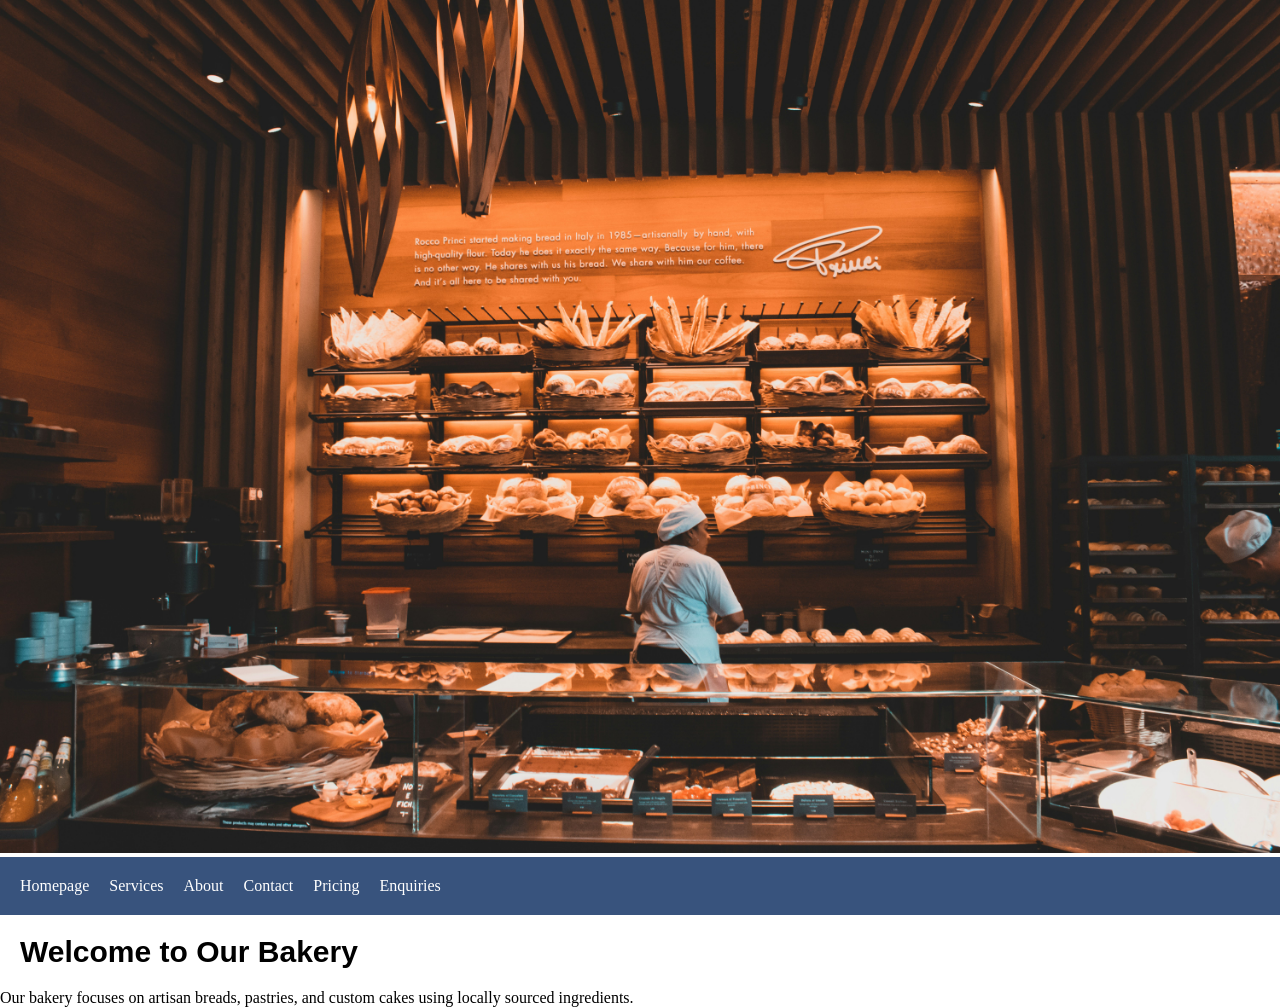
<file: Bakery/index.html>
<!DOCTYPE html>
<html lang="en">
<head>
    <meta charset="UTF-8">
    <meta name="viewport" content="width=device-width, initial-scale=1.0">
    <link rel="stylesheet" href="css_assets/myfirststyles.css">
    <title>Document</title>
</head>
<body>

    
    <img src="images/logo.jpg"class=responsive-image>
    <header>
    <nav>
        <a href="index.html">Homepage</a>
        <a href="services.html">Services</a>
        <a href="about.html">About</a>
        <a href="contact.html">Contact</a>
        <a href="pricing.html">Pricing</a>
        <a href="enquiries.html">Enquiries</a>
    </nav>
     </header>
    <h2>Welcome to Our Bakery</h2>
    <p>Our bakery focuses on artisan breads, pastries, and custom cakes using locally sourced ingredients. </p>
</body>
</html>
</file>
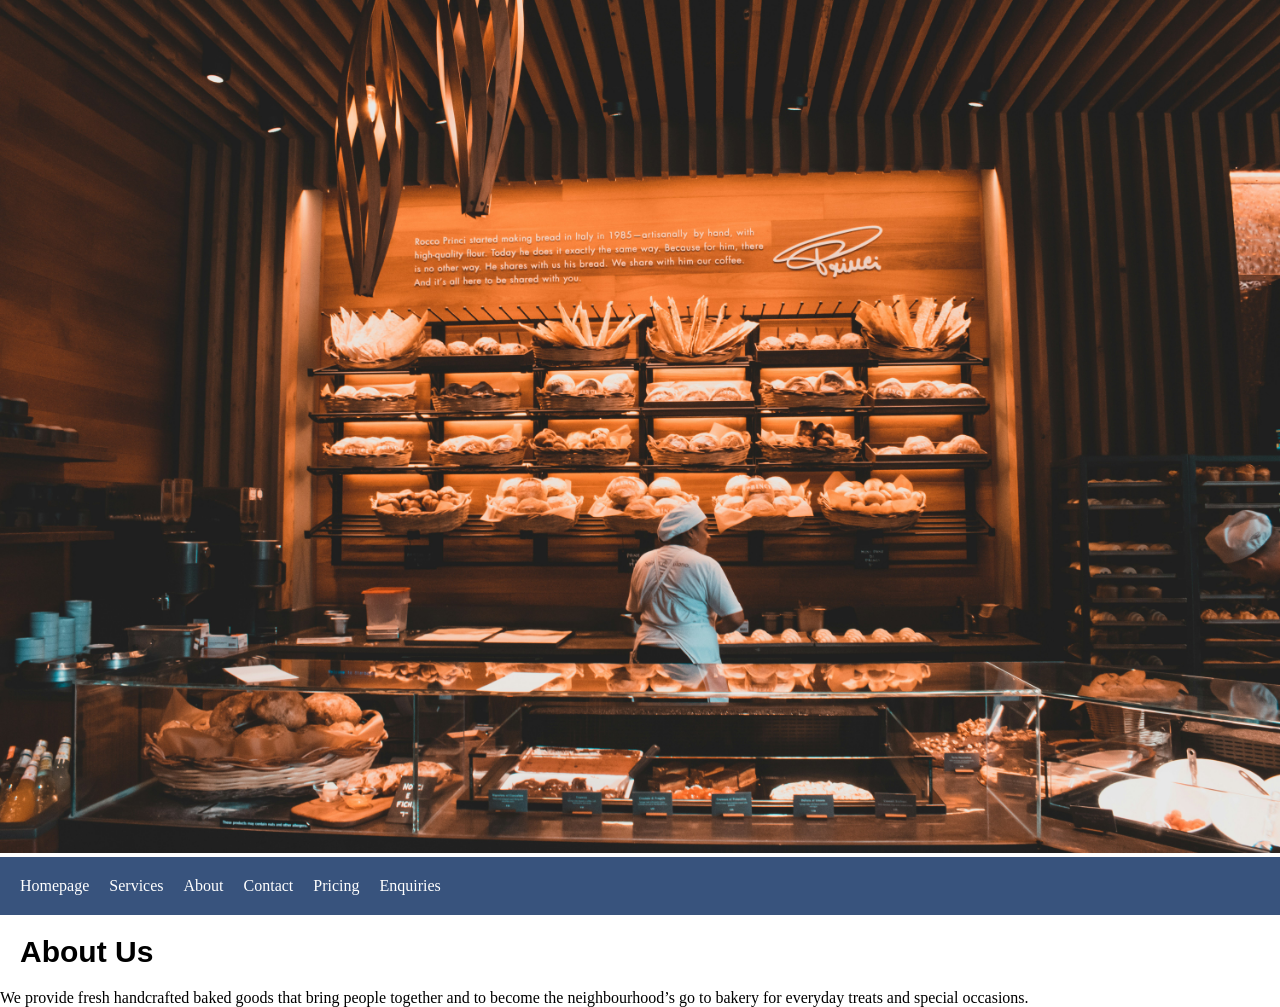
<file: Bakery/about.html>
<!DOCTYPE html>
<html lang="en">
<head>
    <meta charset="UTF-8">
    <meta name="viewport" content="width=device-width, initial-scale=1.0">
    <link rel="stylesheet" href="css_assets/myfirststyles.css">
    <title>Document</title>
</head>
<body>
    <img src="images/logo.jpg"class=responsive-image>
        
   <header>
    <nav>
        <a href="index.html">Homepage</a><br>
        <a href="services.html">Services</a><br>
        <a href="about.html">About</a><br>
        <a href="contact.html">Contact</a><br>
        <a href="pricing.html">Pricing</a><br>
        <a href="enquiries.html">Enquiries</a><br>
    </nav>
     </header>

    <h2>About Us</h2>
    <p>We provide fresh handcrafted baked goods that bring people together and to become the neighbourhood’s go to bakery for everyday treats and special occasions. </p>

</body>
</html>
</file>
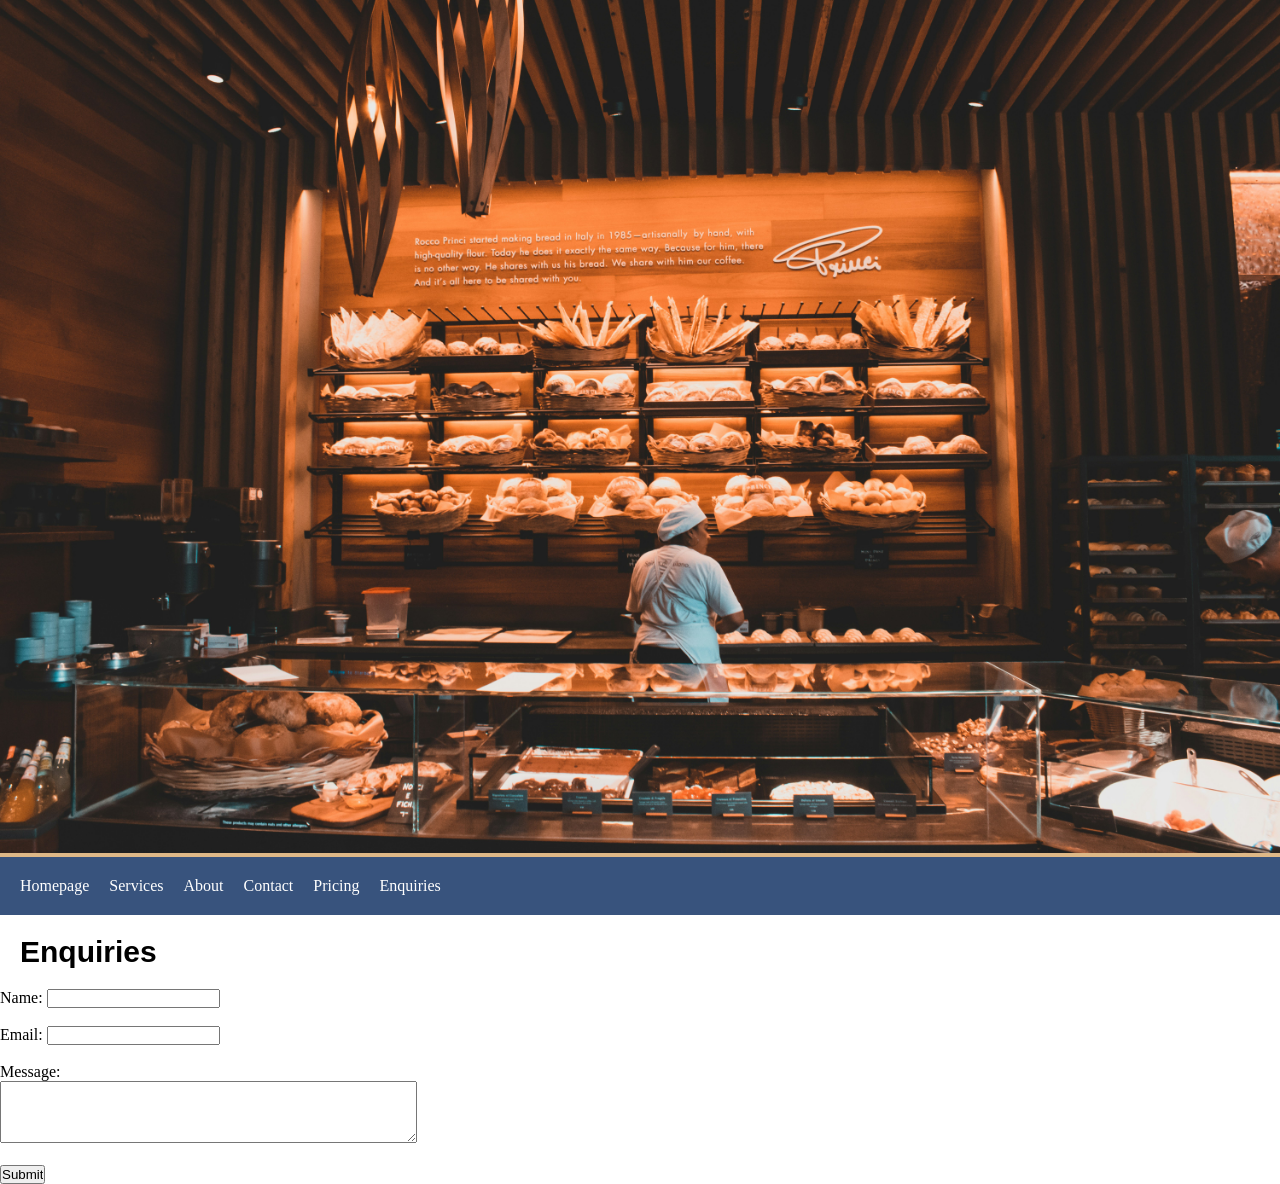
<file: Bakery/enquiries.html>
<!DOCTYPE html>
<html lang="en">
<head>
    <meta charset="UTF-8">
    <meta name="viewport" content="width=device-width, initial-scale=1.0">
    <link rel="stylesheet" href="css_assets/myfirststyles.css">
    <title>Document</title>
</head>
<body>
    <header>
        
         <img src="images/logo.jpg"class=responsive-image>
   
    <nav>
        <a href="index.html">Homepage</a><br>
        <a href="services.html">Services</a><br>
        <a href="about.html">About</a><br>
        <a href="contact.html">Contact</a><br>
        <a href="pricing.html">Pricing</a><br>
        <a href="enquiries.html">Enquiries</a><br>
    </nav>
     </header>
    <h2>Enquiries</h2>
    <form>
        <label for="name">Name:</label>
        <input type="text" id="name" name="name" required><br><br>
        <label for="email">Email:</label>   
        <input type="email" id="email" name="email" required><br><br>
        <label for="message">Message:</label><br>
        <textarea id="message" name="message" rows="4" cols="50" required></textarea><br><br>
        <input type="submit" value="Submit">    
    </form>
</body>
</html>
</file>
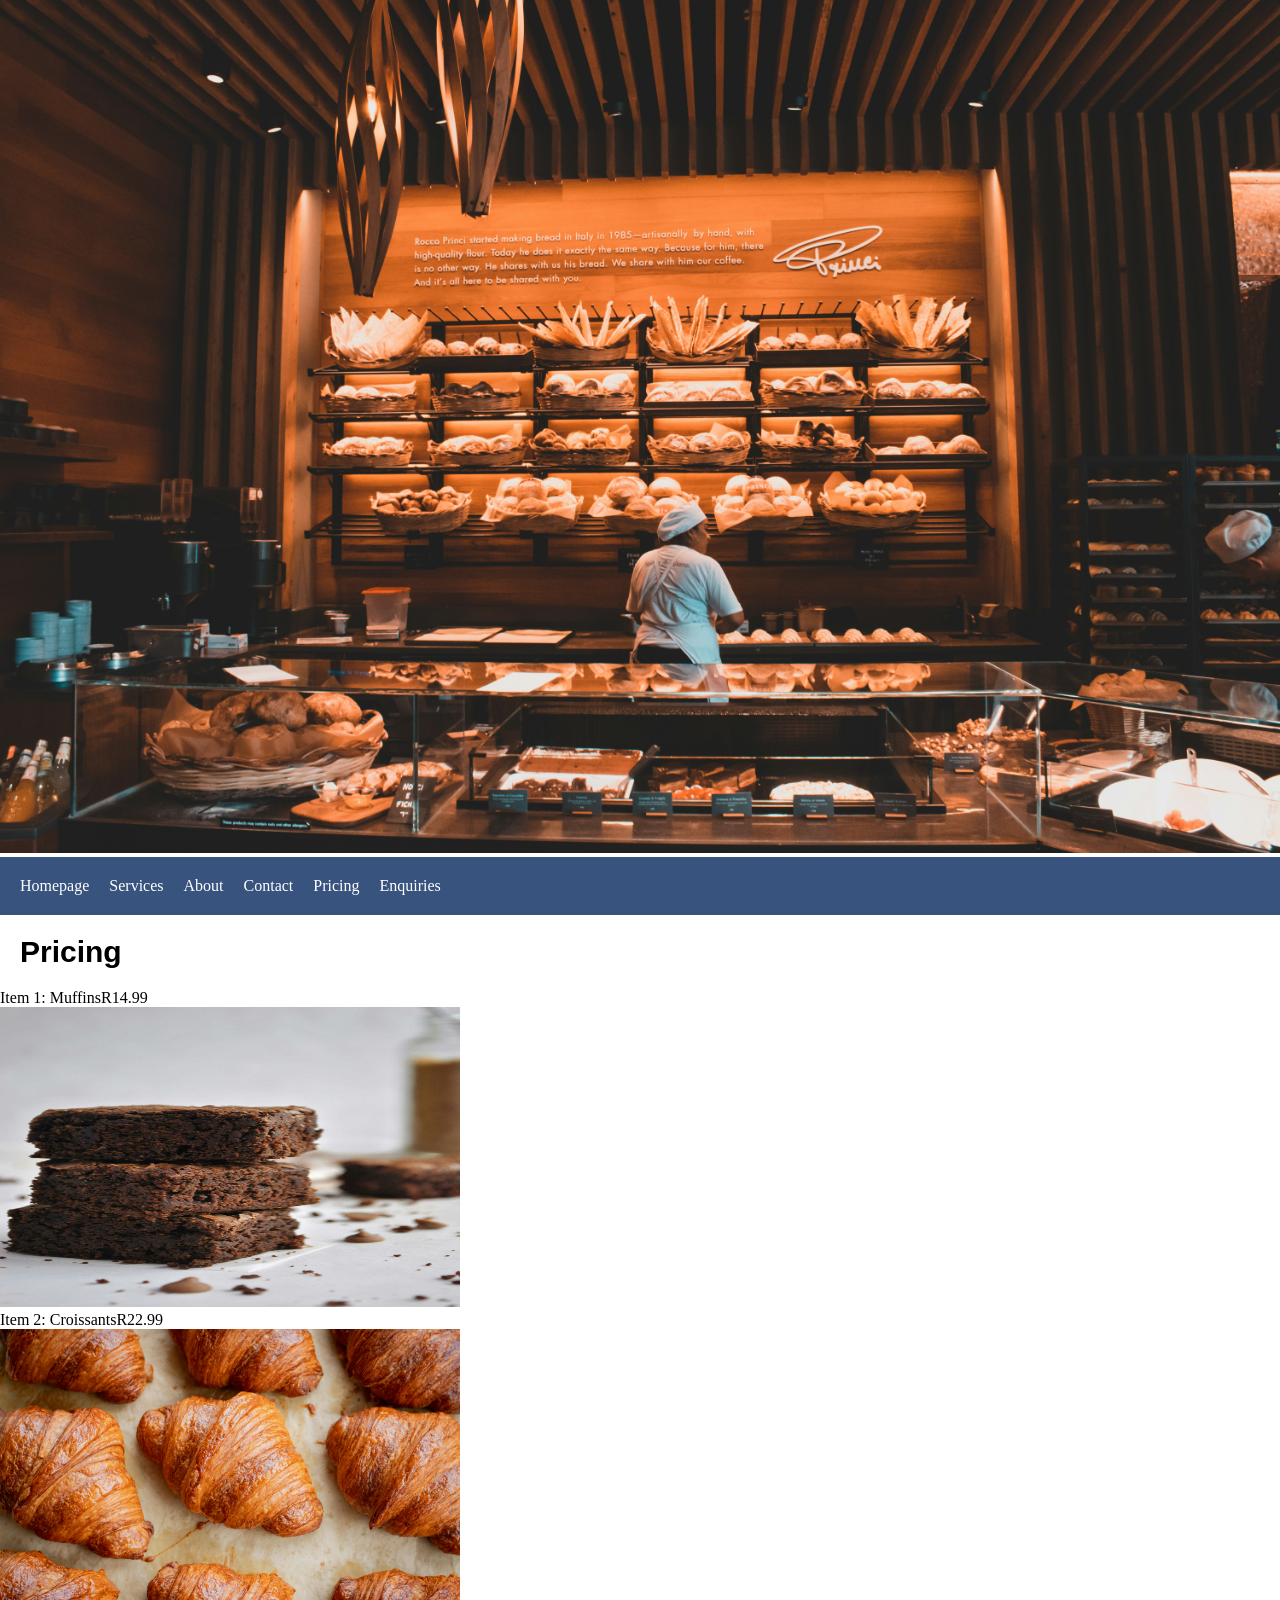
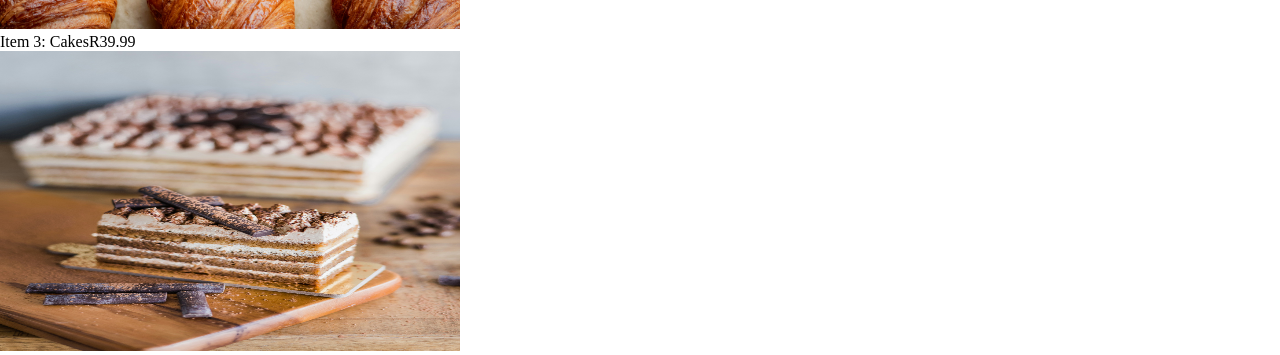
<file: Bakery/pricing.html>
<!DOCTYPE html>
<html lang="en">
<head>
    <meta charset="UTF-8">
    <meta name="viewport" content="width=device-width, initial-scale=1.0">
    <link rel="stylesheet" href="css_assets/myfirststyles.css">
    <title>Document</title>
</head>
<body>
    <img src="images/logo.jpg"class=responsive-image>
        
       
    <header>
    <nav>
        <a href="index.html">Homepage</a><br>
        <a href="services.html">Services</a><br>
        <a href="about.html">About</a><br>
        <a href="contact.html">Contact</a><br>
        <a href="pricing.html">Pricing</a><br>
        <a href="enquiries.html">Enquiries</a><br>
    </nav>
     </header>
    <h2>Pricing</h2>
    <ol>
        
        <li>Item 1:  Muffins<span class="currency">R</span><span class="amount">14.99</span></li>
        <img src="images/image8.jpg" width="460" height="300" alt="Muffins">
        <li>Item 2:  Croissants<span class="currency">R</span><span class="amount">22.99</span></li>
        <img src="images/image3.jpg" width="460" height="300" alt="Croissants">
        <li>Item 3:  Cakes<span class="currency">R</span><span class="amount">39.99</span></li>
        <img src="images/image4.jpg" width="460" height="300" alt="Cakes">
       
</body>
</html>
</file>
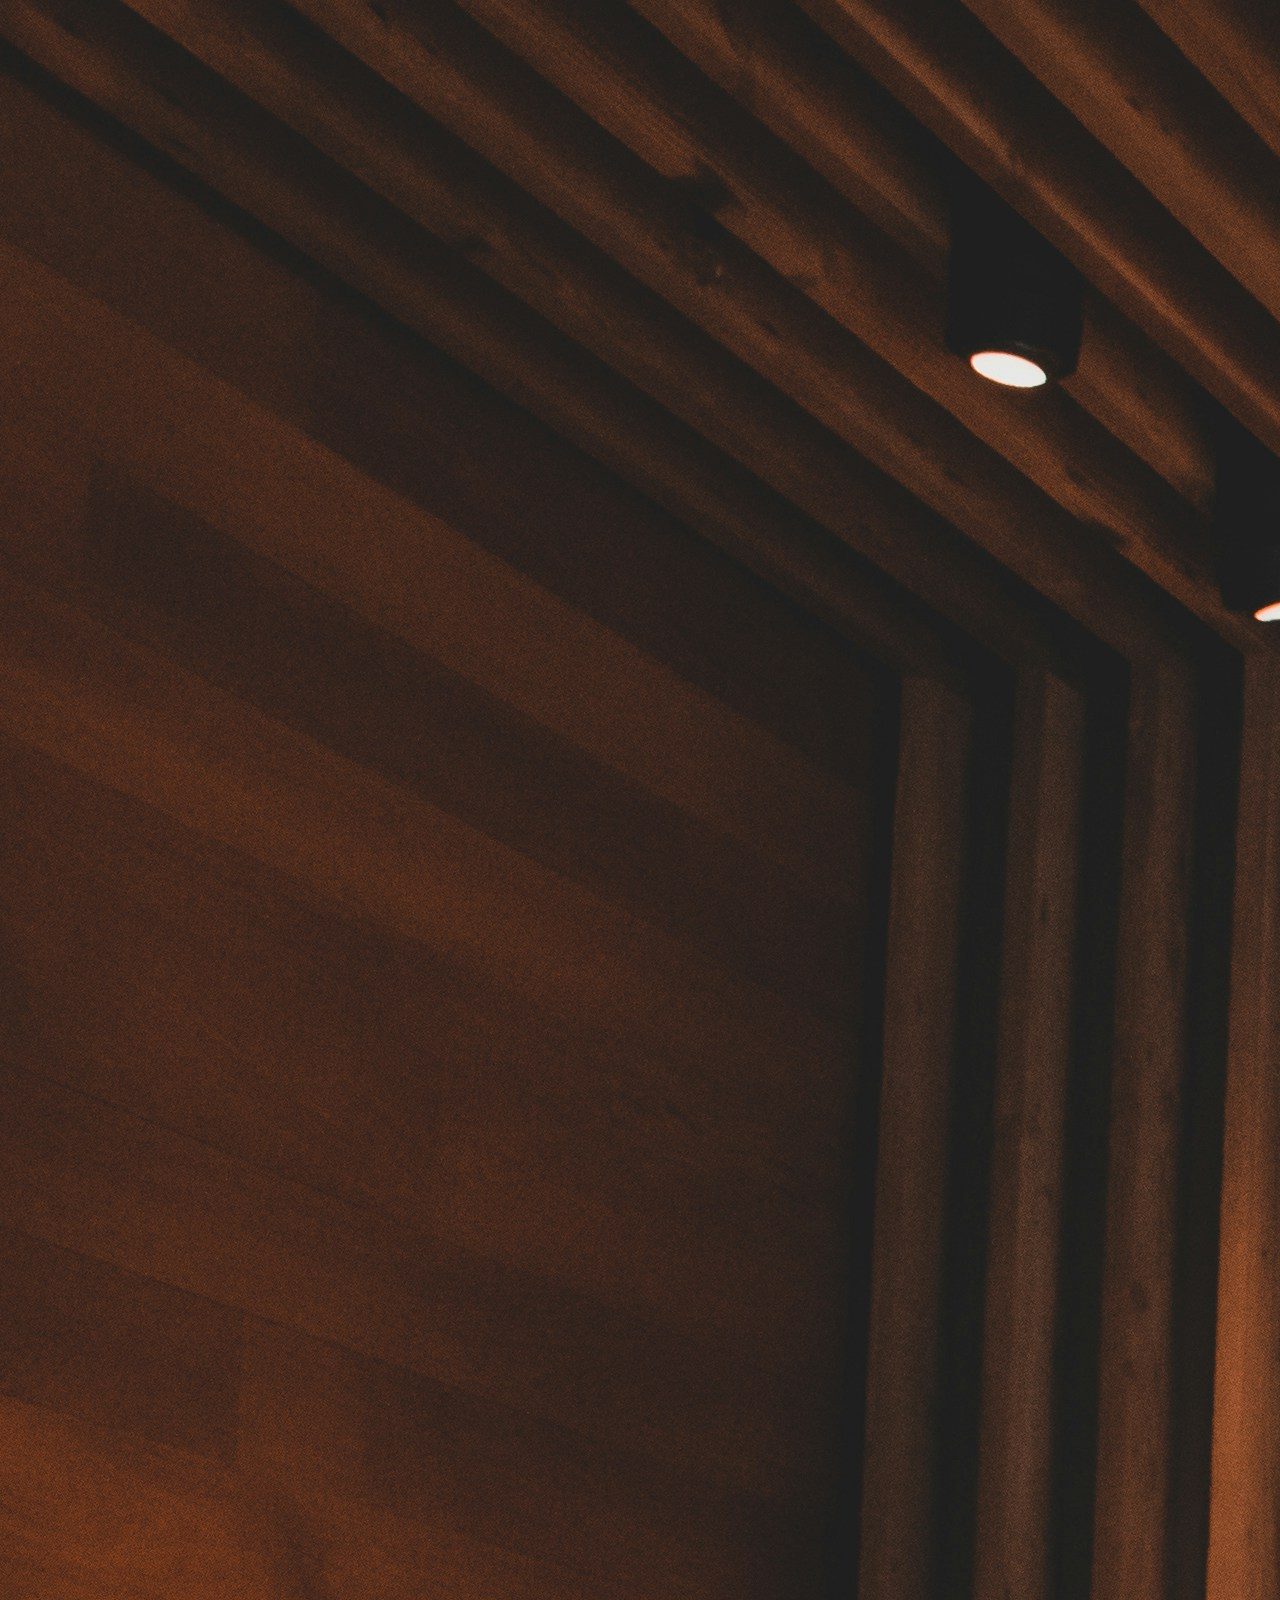
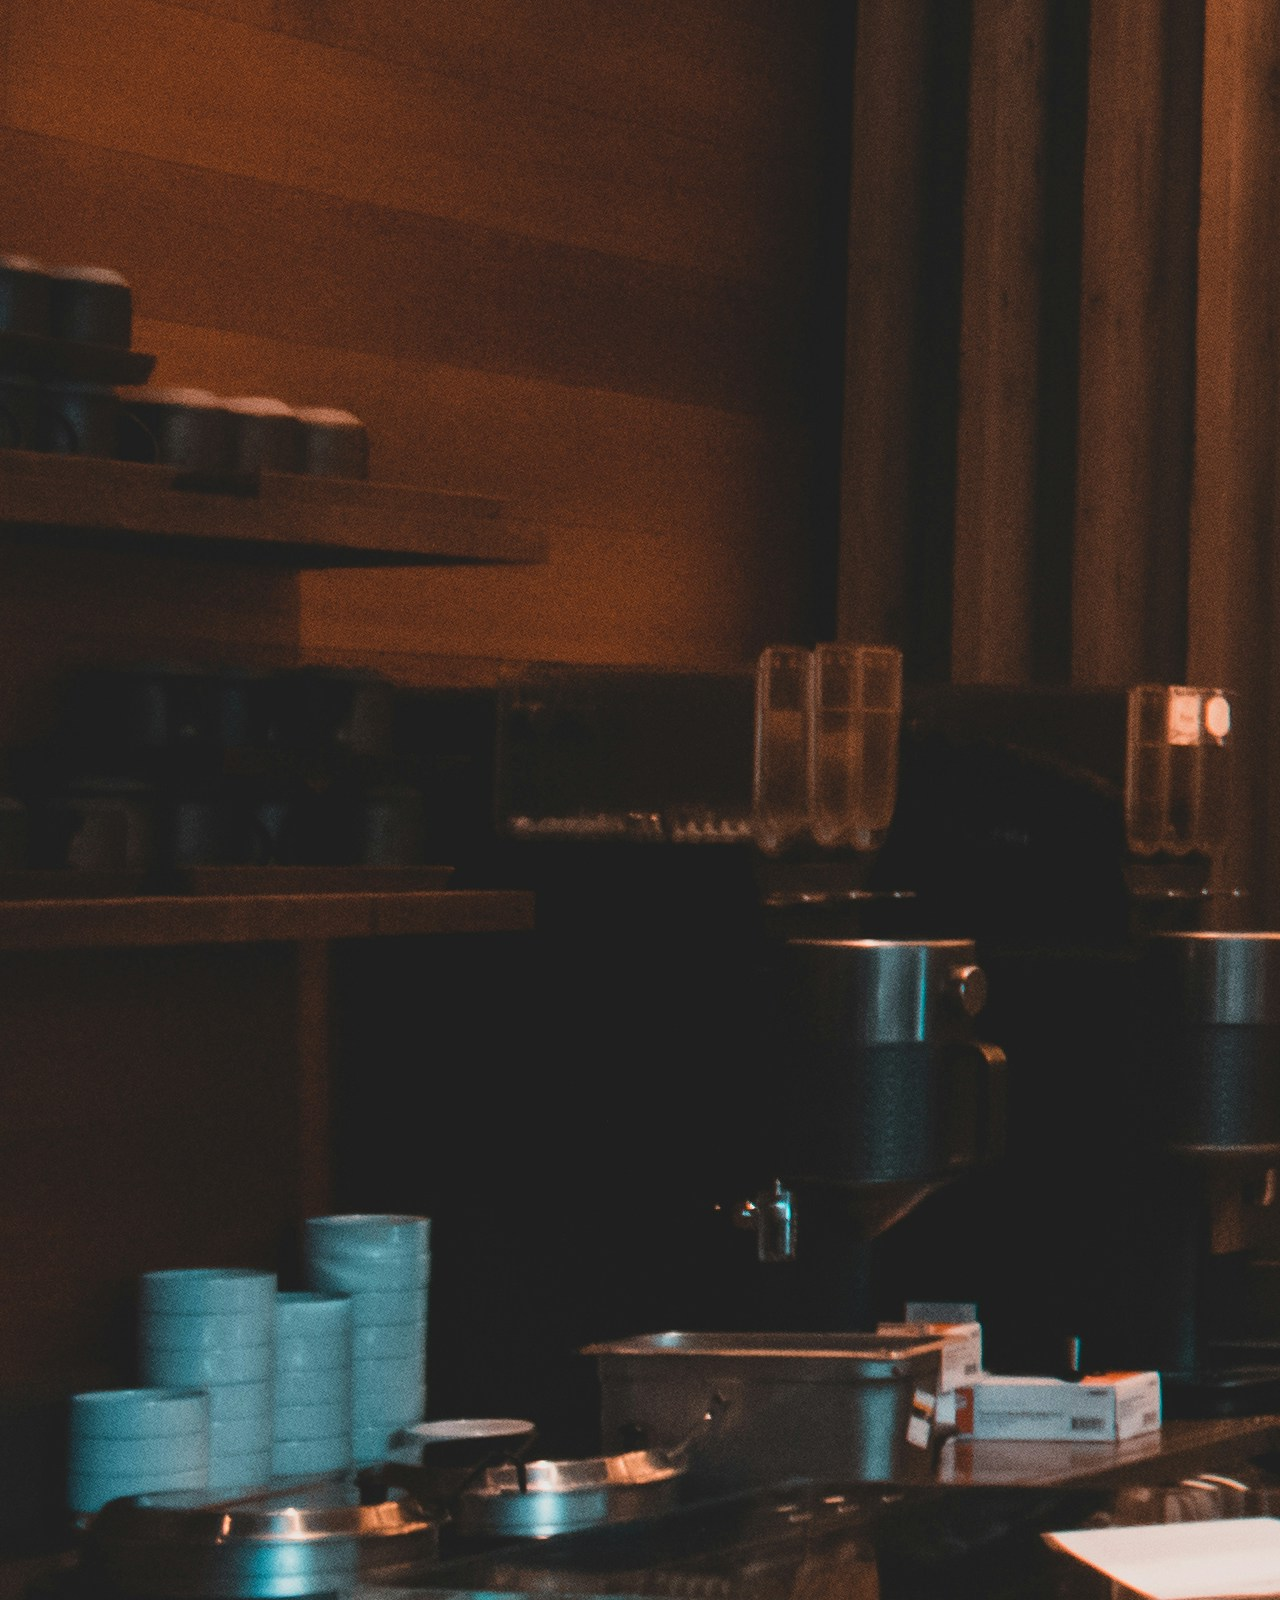
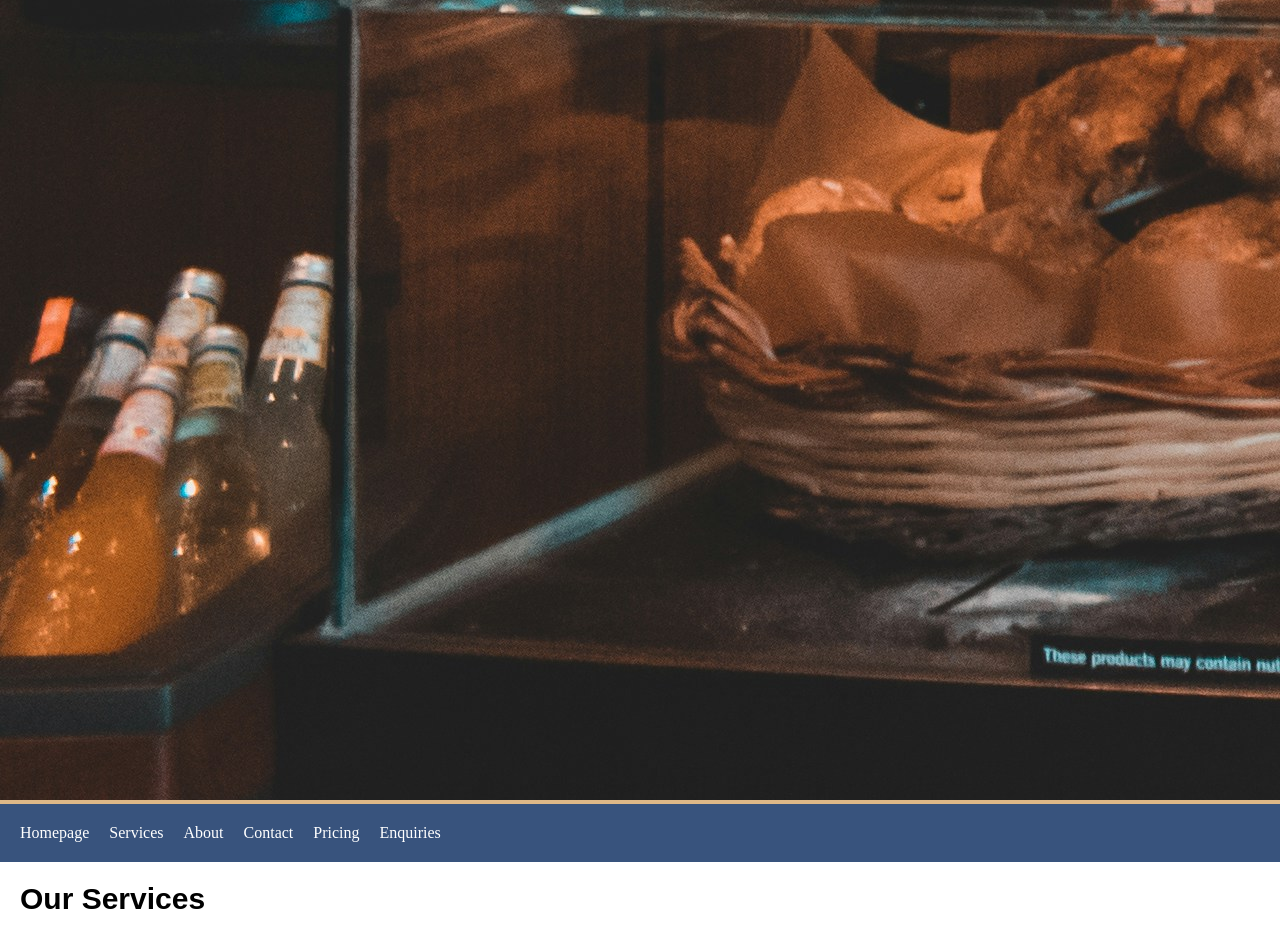
<file: Bakery/services.html>
<!DOCTYPE html>
<html lang="en">
<head>
    <meta charset="UTF-8">
    <meta name="viewport" content="width=device-width, initial-scale=1.0">
    <link rel="stylesheet" href="css_assets/myfirststyles.css">
    <title>Document</title>
</head>
<body>
    <header>
        <img src="images/logo.jpg"responsive-image>
   <nav>
        
        <a href="index.html">Homepage</a><br>
        <a href="services.html">Services</a><br>
        <a href="about.html">About</a><br>
        <a href="contact.html">Contact</a><br>
        <a href="pricing.html">Pricing</a><br>
        <a href="enquiries.html">Enquiries</a><br>
    </nav>
    </header>
    <h2>Our Services</h2>
   
    
    <p></p>
</body>
</html>
</file>
<file: Bakery/css_assets/myfirststyles.css>
/*CSS reset
CSS statement =
selector{
 property:value;
}
*/
*{
 margin: 0;
 padding: 0;
 box-sizing: border-box;
 overflow-x: hidden;
}

header{
 background-color: burlywood;
}
h1{
 padding: 20px;
 font-size:40px;
 font-family:Arial, Helvetica, sans-serif;
}
h2{
 padding: 20px;
 font-size:30px;
 font-family:'Trebuchet MS', 'Lucida Sans Unicode', 'Lucida Grande', 'Lucida Sans', Arial, sans-serif;
}
nav{
 background-color: rgba(34, 70, 125, 0.877);
 display: flex;
 list-style-type: none;
 padding: 10px;
}
nav a{
 padding: 10px;
 color: white;
 text-decoration: none;
}
nav a:hover{
 background-color: white;
 color: rgb(34, 70, 125, 0.877);
 border-radius: 35px;
}
.responsive-image{
 max-width: 100%;
 height: auto;
}
.container{
 display: grid;
 grid-template-columns: auto auto auto;
 /*background-color: burlywood;*/
}
.container div{
 background-color: rgba(34, 70, 125, 0.877);
 margin:5px;
 padding:20px;
 color: white;
 font-family:Arial, Helvetica, sans-serif;
 font-size: 12px;
 border-radius: 20px;
}

@media screen and (max-width: 768px){
 body{
  background-color: rgb(117, 193, 102);
 }
 .container{
 grid-template-columns:auto auto;
 }
 h1{
  font-size:30px;
 }
 h2{
  font-size:20px;
 }
 p{
  font-size: 10px;
 }
}

@media screen and (max-width: 480px){
 body{
  background-color: rgb(230, 182, 79);
 }
 .container{
 grid-template-columns:auto;
 }
 nav{
  flex-direction: column;
 }
 nav a{
  display: block;
 }
 h1{
  font-size:20px;
 }
 h2{
  font-size:15px;
 }
 p{
  font-size: 8px;
 }
}
</file>
